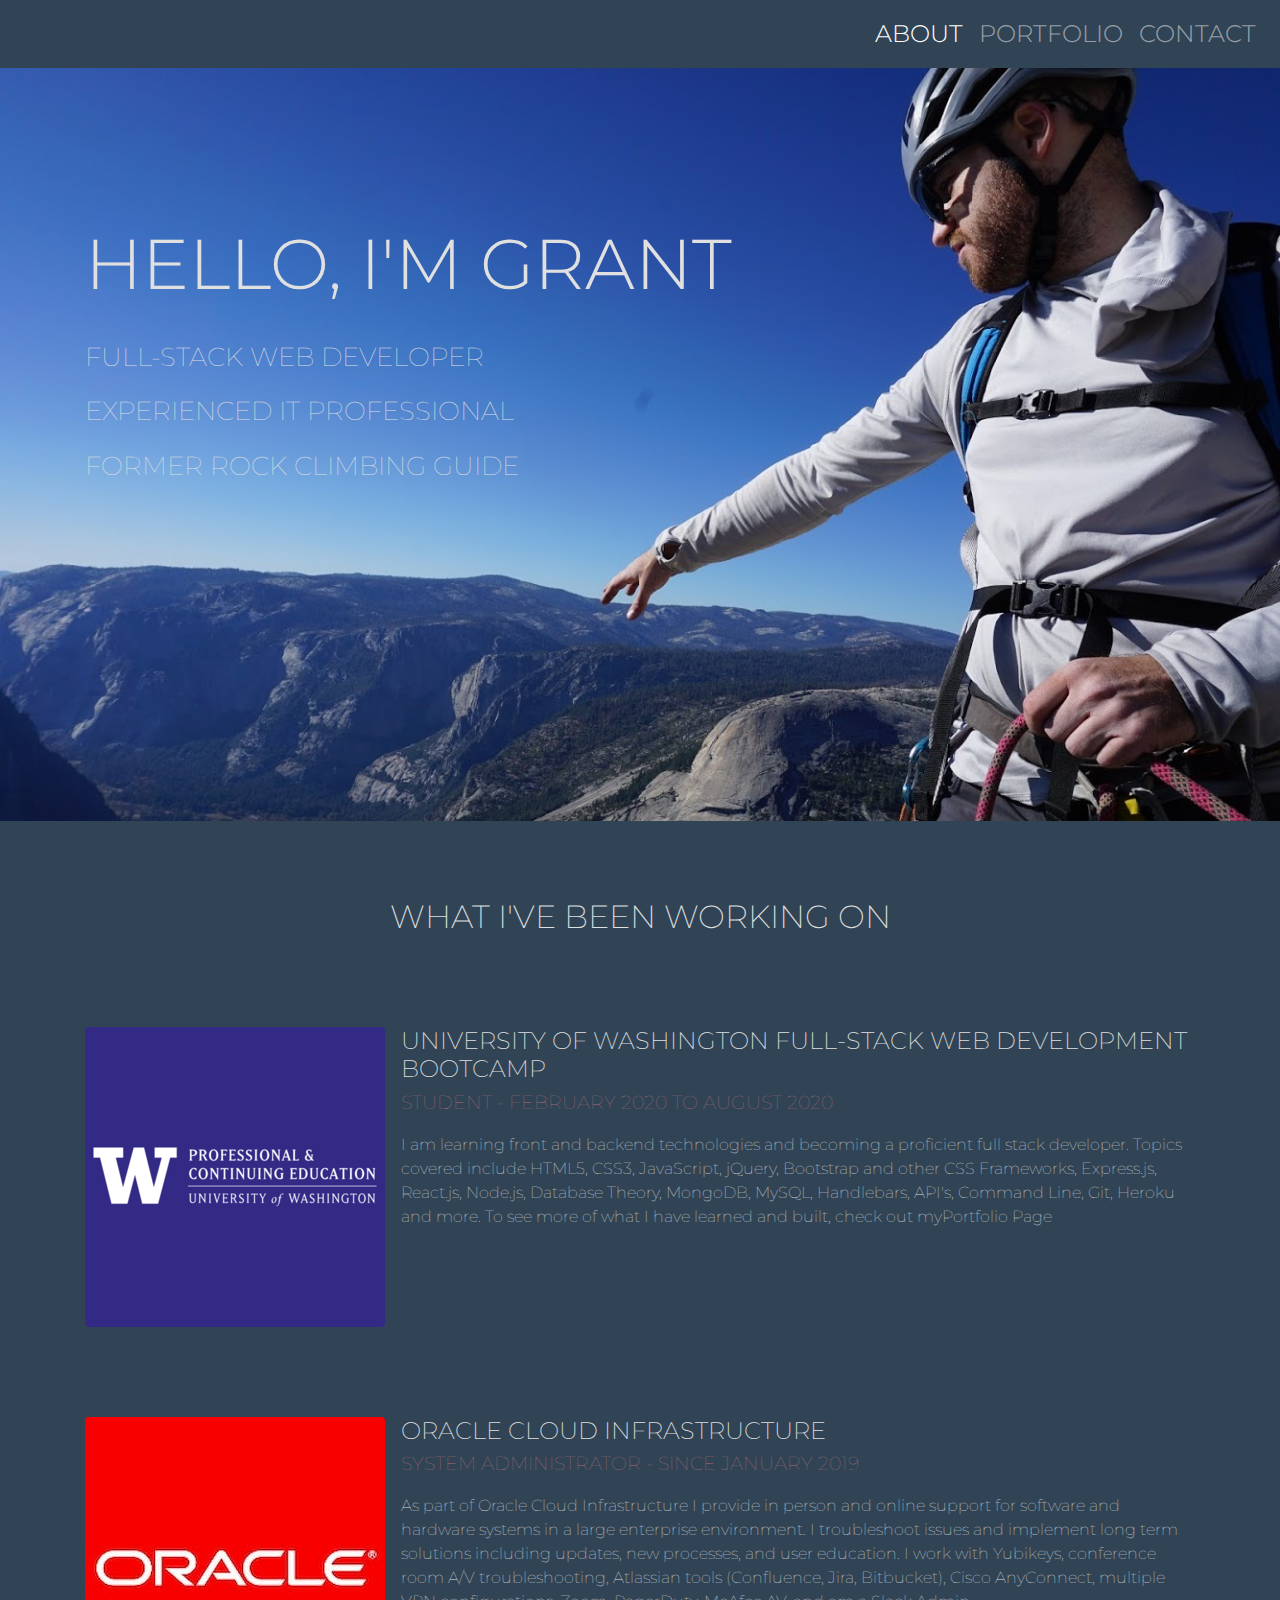
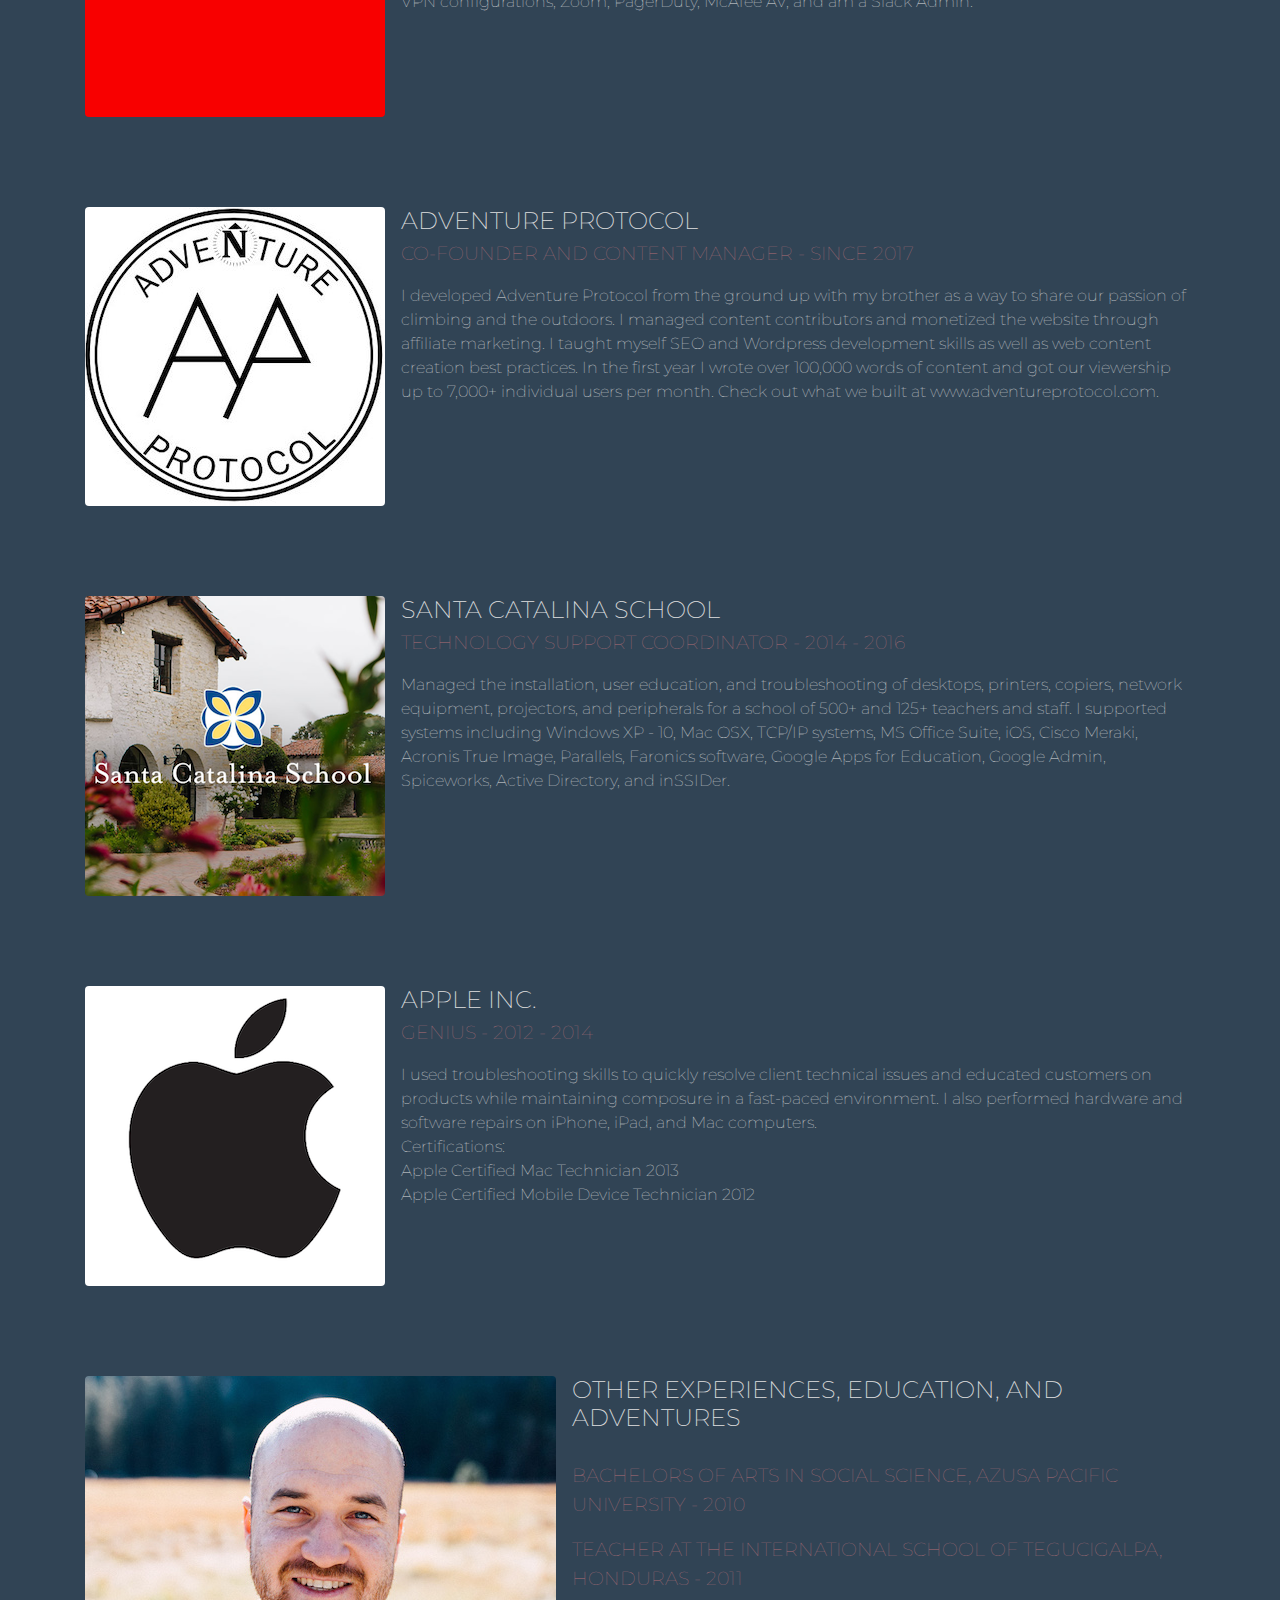
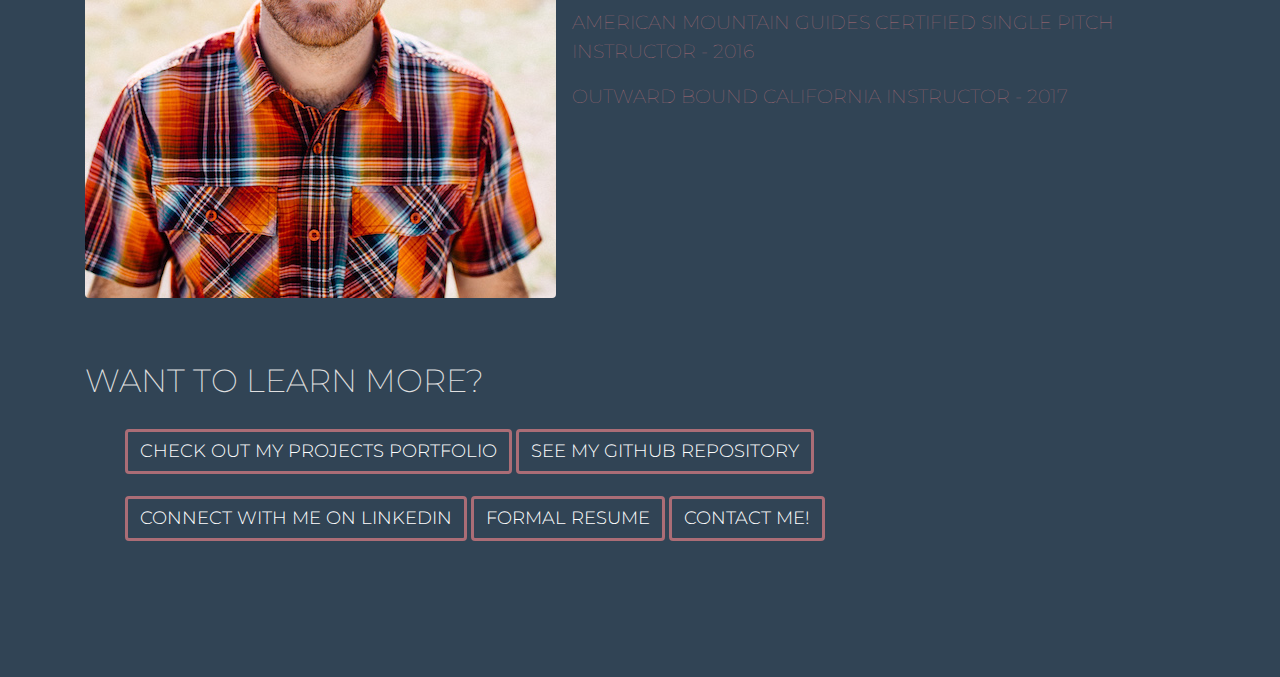
<file: index.html>
<!DOCTYPE html>
<html lang="en">
<head>
    <meta charset="UTF-8">
    <meta name="viewport" content="width=device-width, initial-scale=1.0">
    <title>Grant Smith About</title>
    <link rel="stylesheet" href="https://stackpath.bootstrapcdn.com/bootstrap/4.4.1/css/bootstrap.min.css" 
    integrity="sha384-Vkoo8x4CGsO3+Hhxv8T/Q5PaXtkKtu6ug5TOeNV6gBiFeWPGFN9MuhOf23Q9Ifjh" 
    crossorigin="anonymous">
    <link rel="stylesheet" href="assets/css/style.css">
    <link rel="stylesheet" href="https://use.fontawesome.com/releases/v5.13.0/css/all.css" integrity="sha384-Bfad6CLCknfcloXFOyFnlgtENryhrpZCe29RTifKEixXQZ38WheV+i/6YWSzkz3V" crossorigin="anonymous">
    <link href="https://fonts.googleapis.com/css?family=Lora:400,700|Montserrat:300" rel="stylesheet"><body>
    <link rel="stylesheet" href="https://cdnjs.cloudflare.com/ajax/libs/animate.css/4.0.0/animate.min.css"/>

</head>
<body>

    <!-- Navigation Bar -->
    <nav class="navbar navbar-expand-lg navbar-dark" style="background: transparent">
        <button class="navbar-toggler" type="button" data-toggle="collapse" data-target="#navbarNav" aria-controls="navbarNav" aria-expanded="false" aria-label="Toggle navigation">
          <span class="navbar-toggler-icon"></span>
        </button>
          <div class="collapse navbar-collapse" id="navbarNav">
          <ul class="navbar-nav ml-auto">
            <li class="nav-item active gns-nav-align">
              <a class="nav-link" href="index.html">About<span class="sr-only">(current)</span></a>
            </li>
            <li class="nav-item gns-nav-align">
              <a class="nav-link" href="portfolio.html">Portfolio</a>
            </li>
            <li class="nav-item gns-nav-align">
              <a class="nav-link" href="contact.html">Contact</a>
            </li>
          </ul>
        </div>
      </nav>
      <!-- End Navigation Bar -->

    <!-- BEGINNING OF JUMBOTRON -->
      <div class="jumbotron jumbotron-fluid animate__animated animate__fadeInRight" style='background-image: url("assets/images/guide-photo.JPG");' >
        <div class="container">
          <h1 class="display-4 main-title animate__animated animate__fadeInLeft">Hello, I'm Grant</h1>
          <br>
          <p class="lead jumbotron-sub-title animate__animated animate__fadeInLeft"><i class="fas fa-chevron-circle-right"></i> Full-stack web developer</p>
          <p class="lead jumbotron-sub-title animate__animated animate__fadeInLeft"><i class="fas fa-chevron-circle-right"></i> Experienced IT professional</p>
          <p class="lead jumbotron-sub-title animate__animated animate__fadeInLeft"><i class="fas fa-chevron-circle-right"></i> Former rock climbing guide</p>
        </div>
      </div>
      <!-- END OF JUMBOTRON -->

      <!-- BEGINNING OF MAIN CONTENT -->
      <div class="container">
        <div class="row">
          <div class="col-12">
        <h1 class="resume-header"><i class="fas fa-chevron-right resume-arrow"></i>     What I've been working on     <i class="fas fa-chevron-left resume-arrow"></i></i></h1>
        <ul class="list-unstyled">
          <li class="media resume-block">
            <img src="assets/images/uwash.png" class="align-self-start mr-3 rounded" alt="...">
            <div class="media-body resume-body">
              <h5 class="mt-0 mb-1 resume-title">University of Washington Full-Stack Web Development Bootcamp</h5>
              <p class="resume-subtitle">Student - February 2020 to August 2020</p>
              <p class="resume-text-body">I am learning front and backend technologies and becoming a proficient full stack developer. Topics 
                covered include HTML5, CSS3, JavaScript, jQuery, Bootstrap and other CSS Frameworks, Express.js, React.js, Node.js, Database Theory, 
                MongoDB, MySQL, Handlebars, API's, Command Line, Git, Heroku and more. To see more of what I have learned and built, check out my<a href="portfolio.html">Portfolio Page</a></p>
            </div>
          </li>
          <li class="media resume-block">
            <img src="assets/images/oracle.jpg" class="align-self-start mr-3 rounded" alt="...">
            <div class="media-body resume-body">
              <h5 class="mt-0 mb-1 resume-title">Oracle Cloud Infrastructure</h5>
              <p class="resume-subtitle">System Administrator - since January 2019</p>
              <p class="resume-text-body">As part of Oracle Cloud Infrastructure I provide in person and online support for software and hardware systems in a large enterprise
                environment. I troubleshoot issues and implement long term solutions including updates, new processes,
                and user education. I work with Yubikeys, conference room A/V troubleshooting, Atlassian
                tools (Confluence, Jira, Bitbucket), Cisco AnyConnect, multiple VPN configurations, Zoom, PagerDuty, McAfee AV, and am a Slack Admin.</p>
            </div>
          </li>
          <li class="media resume-block">
            <img src="assets/images/AdventureProtocolLogo.jpg" class="align-self-start mr-3 rounded" alt="...">
            <div class="media-body resume-body">
              <h5 class="mt-0 mb-1 resume-title">Adventure Protocol</h5>
              <p class="resume-subtitle">Co-founder and Content Manager - since 2017</p>
              <p class="resume-text-body">I developed Adventure Protocol from the ground up with my brother as a way to share our passion of climbing and the outdoors. I managed content contributors and monetized
                the website through affiliate marketing. I taught myself SEO and Wordpress development skills as well as web content creation best practices. In the first year I wrote over 100,000 words of content 
                and got our viewership up to 7,000+ individual users per month. Check out what we built at <a href="http://www.adventureprotocol.com/">www.adventureprotocol.com.</a></p>
            </div>
          </li>
          <li class="media resume-block">
            <img src="assets/images/santacatalina.png" class="align-self-start mr-3 rounded" alt="...">
            <div class="media-body resume-body">
              <h5 class="mt-0 mb-1 resume-title">Santa Catalina School</h5>
              <p class="resume-subtitle">Technology Support Coordinator - 2014 - 2016</p>
              <p class="resume-text-body">Managed the installation, user education, and troubleshooting of desktops, printers, copiers,
                network equipment, projectors, and peripherals for a school of 500+ and 125+ teachers and staff. I supported systems including Windows XP - 10, Mac OSX, TCP/IP systems, MS Office
                Suite, iOS, Cisco Meraki, Acronis True Image, Parallels, Faronics software, Google Apps for Education, Google Admin, Spiceworks, Active Directory, and inSSIDer.</p>
            </div>
          </li>
          <li class="media resume-block">
            <img src="assets/images/applelogo.png" class="align-self-start mr-3 rounded" alt="...">
            <div class="media-body resume-body">
              <h5 class="mt-0 mb-1 resume-title">Apple Inc.</h5>
              <p class="resume-subtitle">Genius - 2012 - 2014</p>
              <p class="resume-text-body">I used troubleshooting skills to quickly resolve client technical issues and educated
                customers on products while maintaining composure in a fast-paced environment. I also performed hardware and software repairs on iPhone, iPad, and Mac computers.
                <br>
                Certifications:
                <br>
                Apple Certified Mac Technician 2013
                <br>
                Apple Certified Mobile Device Technician 2012
            </div>
          </li>
          <li class="media resume-block">
            <img src="assets/images/profile_img.JPG" class="align-self-start mr-3 rounded" alt="...">
            <div class="media-body resume-body">
              <h5 class="mt-0 mb-1 resume-title">Other Experiences, Education, and Adventures</h5>
              <br>
              <p class="resume-subtitle"><i class="fas fa-chevron-circle-right"></i>   Bachelors of Arts in Social Science, Azusa Pacific University - 2010</p>    
              <p class="resume-subtitle"><i class="fas fa-chevron-circle-right"></i>   Teacher at the International School of Tegucigalpa, Honduras - 2011</p>
              <p class="resume-subtitle"><i class="fas fa-chevron-circle-right"></i>   American Mountain Guides Certified Single Pitch Instructor - 2016</p>
              <p class="resume-subtitle"><i class="fas fa-chevron-circle-right"></i>   Outward Bound California Instructor - 2017</p>                                            
            </div>
          </li>
        </ul>
        <br>
        <br>
        <div>
          <h2>Want to learn more?</h2>
          <ul class="contacts">
            <li><a href="portfolio.html" class="btn btn-secondary contact-btn"><i class="fas fa-chevron-circle-right"></i>   Check out my Projects Portfolio</a> <a href="https://github.com/grantnsmith" target="_blank" class="btn btn-secondary contact-btn"><i class="fab fa-github-square"></i>   See my GitHub Repository</a></li> 
            <li><a href="https://www.linkedin.com/in/grantnsmith/" target="_blank" class="btn btn-secondary contact-btn"><i class="fab fa-linkedin"></i>   Connect with me on LinkedIn</a> <a href="assets/Resume_Grant_Smith (4_2020).pdf" target="_blank" class="btn btn-secondary contact-btn"><i class="far fa-file-alt"></i>   Formal Resume</a> <a href="contact.html" class="btn btn-secondary contact-btn"><i class="far fa-envelope"></i>   Contact Me!</a></li>
          </ul>
      </div>
    </div>
  </div>
</div>
<br>
<br>
<br>
<br>
<br>
   

    <!-- END OF MAIN CONTENT -->

          <script src="https://code.jquery.com/jquery-3.4.1.slim.min.js" integrity="sha384-J6qa4849blE2+poT4WnyKhv5vZF5SrPo0iEjwBvKU7imGFAV0wwj1yYfoRSJoZ+n" crossorigin="anonymous"></script>
          <script src="https://stackpath.bootstrapcdn.com/bootstrap/4.4.1/js/bootstrap.min.js" integrity="sha384-wfSDF2E50Y2D1uUdj0O3uMBJnjuUD4Ih7YwaYd1iqfktj0Uod8GCExl3Og8ifwB6" crossorigin="anonymous"></script>
</body>
</html>
</file>
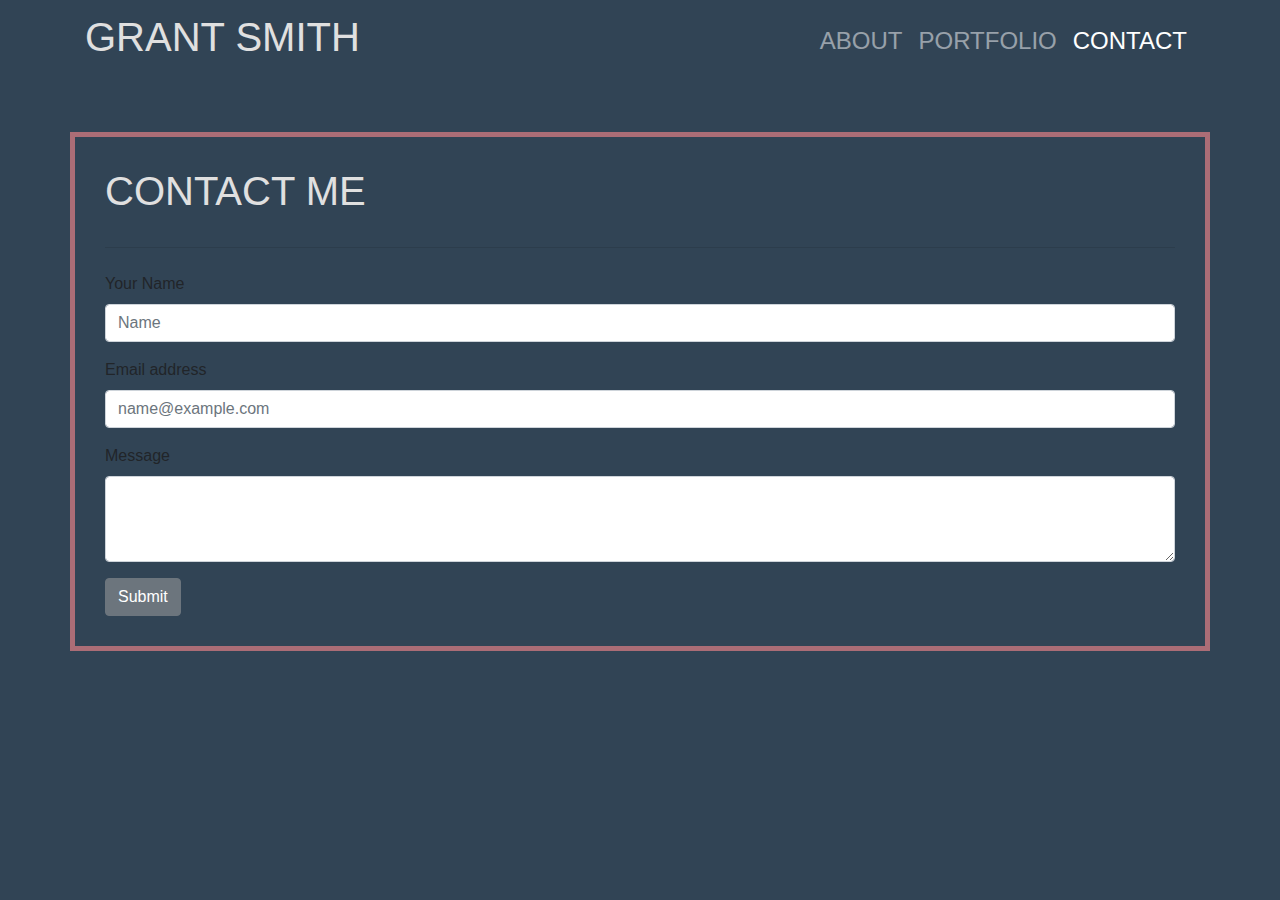
<file: contact.html>
<!DOCTYPE html>
<html lang="en">
<head>
    <meta charset="UTF-8">
    <meta name="viewport" content="width=device-width, initial-scale=1.0">
    <title>Contact Me</title>
    <link rel="stylesheet" href="https://stackpath.bootstrapcdn.com/bootstrap/4.4.1/css/bootstrap.min.css" 
    integrity="sha384-Vkoo8x4CGsO3+Hhxv8T/Q5PaXtkKtu6ug5TOeNV6gBiFeWPGFN9MuhOf23Q9Ifjh" 
    crossorigin="anonymous">
    <link rel="stylesheet" href="assets/css/style.css">

</head>
<body>
      <!-- Navigation Bar -->
      <nav class="navbar navbar-expand-lg navbar-dark" style="background-color: #314455;">
        <div class="container">
        <a class="navbar-brand" href="index.html">
            <h1 class="nav-h1">Grant Smith</h1>
        </a>
        <button class="navbar-toggler" type="button" data-toggle="collapse" data-target="#navbarNav" aria-controls="navbarNav" aria-expanded="false" aria-label="Toggle navigation">
          <span class="navbar-toggler-icon"></span>
        </button>
        <div class="collapse navbar-collapse" id="navbarNav">
          <ul class="navbar-nav ml-auto">
            <li class="nav-item">
              <a class="nav-link" href="index.html">About</a>
            </li>
            <li class="nav-item">
              <a class="nav-link" href="portfolio.html">Portfolio</a>
            </li>
            <li class="nav-item active">
              <a class="nav-link" href="contact.html">Contact<span class="sr-only">(current)</span></a>
            </li>
          </ul>
        </div>
      </div>
      </nav>
      <!-- End Navigation Bar -->

      <!-- Beginning Form -->
      <div class="container main-body-container">
          <div class="row">
              <div class="col-12">
                  <h1>Contact Me</h1>
              </div>
          </div>
          <hr class="my-4">
          <div class="row">
              <div class="col-12">
                <form>
                    <div class="form-group">
                      <label>Your Name</label>
                      <input type="text" class="form-control" placeholder="Name">
                    </div>
                    <div class="form-group">
                        <label for="exampleFormControlInput1">Email address</label>
                        <input type="email" class="form-control" id="exampleFormControlInput1" placeholder="name@example.com">
                    </div>
                    <div class="form-group">
                        <label for="exampleFormControlTextarea1">Message</label>
                        <textarea class="form-control" id="exampleFormControlTextarea1" rows="3"></textarea>
                      </div>
                    <button type="submit" class="btn btn-secondary">Submit</button>
                  </form>
              </div>
          </div>
      </div>
     <!-- End Contact Me Form -->

     <!-- Begin Footer -->
     <nav class="navbar fixed-bottom navbar-dark" style="background-color: #314455;">
      <a class="navbar-brand" href="#"></a>
    </nav>
    <!-- End footer -->

    <script src="https://code.jquery.com/jquery-3.4.1.slim.min.js" integrity="sha384-J6qa4849blE2+poT4WnyKhv5vZF5SrPo0iEjwBvKU7imGFAV0wwj1yYfoRSJoZ+n" crossorigin="anonymous"></script>
    <script src="https://cdn.jsdelivr.net/npm/popper.js@1.16.0/dist/umd/popper.min.js" integrity="sha384-Q6E9RHvbIyZFJoft+2mJbHaEWldlvI9IOYy5n3zV9zzTtmI3UksdQRVvoxMfooAo" crossorigin="anonymous"></script>
    <script src="https://stackpath.bootstrapcdn.com/bootstrap/4.4.1/js/bootstrap.min.js" integrity="sha384-wfSDF2E50Y2D1uUdj0O3uMBJnjuUD4Ih7YwaYd1iqfktj0Uod8GCExl3Og8ifwB6" crossorigin="anonymous"></script>
</body>
</html>
</file>
<file: assets/css/style.css>
a {
    color: #e0e0e0;
}

.jumbotron {
    background-image: images("assets/images/guide-photo.JPG") no-repeat center center;
    background-size: cover;
    height: 100%;
    padding-top: 12%;
    padding-bottom: 25%;
}

.alignleft {
    text-align: left;
}

.main-title {
    font-size: 5.5vw;
    color: #e0e0e0;
}

.resume-header {
    margin-top: 5vh ;
    font-size: xx-large;
    margin-bottom: 5vh;
    text-align: center;
}

.resume-arrow {
    color: #ab6d76;
}

.resume-block {
    margin-top: 10vh;
}

.resume-title {
    font-size: x-large;
}

.resume-subtitle {
    color: #ab6d76;
    font-size: larger;
    font-family: 'Montserrat', sans-serif;
    font-weight: 100;
    text-transform: uppercase;
}

.resume-text-body {
    color: #e0e0e0;
    font-family: 'Montserrat', sans-serif;
    font-weight: 100;
}

.portfolio-title {
    margin-left: 1vh;
    font-size: 7vw;
    color: #e0e0e0;
}

.contacts-title {
    font-size: 8vw;
    color: #e0e0e0;
}

.portfolio-sub-title {
    margin-left: 2vh;
    font-size: 2vw;
    color: #ab6d76;
    font-family: 'Montserrat', sans-serif;
    font-weight: 100;
    text-transform: uppercase;
}

.jumbotron-sub-title {
    font-size: 2vw;
    color: #e0e0e0;
    font-family: 'Montserrat', sans-serif;
    font-weight: 100;
    text-transform: uppercase;
}

.main-content {
    margin-top: 5vh;
    max-width: 45%;
    font-size: 30px;
    color: #e0e0e0;
}

.intro-paragraph {
    margin-left: 2vh;

}

.climbing-paragraph {
    text-align: right;
    margin-left: 50%;
}

.webdev-paragraph {
    text-align: center;
    margin: auto;
    margin-top: 5vh;
    max-width: 70%;
    font-size: 30px;
    color: #e0e0e0;
}

#profile-photo {
    margin-top: 5vh;
    margin-left: 2vh;
}

#guide-photo {
    margin-top: 5vh;
    text-align: center;
}

#arrow-icon {
    color: #ab6d76;
    margin-left: 40%;
}

#down-arrow-icon {
    color: #ab6d76;
    margin-left: 45%;
    margin-top: 5vh;
}

.main-body-container {
    padding: 30px;
    background-color: #314455;
    border: solid #ab6d76;
    margin-top: 50px;
    border-width: thick;
}

body {
    background-color: #314455;
    font-family: 'Montserrat', sans-serif;
}

h1, h2, h3, h4, h5, h6 {
    font-family: 'Montserrat', sans-serif;
    font-weight: 200;
    text-transform: uppercase;
    color: #e0e0e0
    
}

.nav-link {
    font-family: 'Montserrat', sans-serif;
    font-weight: 300;
    text-transform: uppercase;
    font-size: x-large
}

/* Portfolio page card text */
.card-text {
    position: absolute;
    bottom: 5px;
    color: #ffffff;
    padding: 5px;
    background-color: #e27d60;
}

/* Contact page Submit button + Portfolio page buttons */
/* .btn-secondary {
    background-color: #314455;
    border: solid #ab6d76;
    
} */

.portfolio-div {
    margin: auto;
}

/* Portfolio Buttons */

.portfolio-btn {
    font-family: 'Montserrat', sans-serif;
    font-weight: 300;
    font-size: x-large;
    text-transform: uppercase;
    position: absolute;
    left: 0;
    right: 0;
    margin: auto;
    bottom: 0%;
    padding: 10px;
    background-color: #314455;
    border-top: solid #ab6d76;
    border-radius: 0;
}

.contact-btn {
    margin-top: 2%;
    font-family: 'Montserrat', sans-serif;
    font-weight: 300;
    font-size: large;
    text-transform: uppercase;
    background-color: #314455;
    border: solid #ab6d76;
}

.contacts {
    list-style-type: none;
}

.card {
    margin-top: 30px;
    border: solid #ab6d76;
}

.gns-nav-align {
    text-align: right;
}

.collapse-card {
    background-color: #314455;
    color: #e0e0e0;
    font-family: 'Montserrat', sans-serif;
    text-transform: uppercase;
    font-weight: 300;
    font-size: large;
    
}

.collapse-card a {
    text-decoration: underline;
}

@media screen and (max-width: 767px) {

.main-title {
    font-size: 24vw;

    }
.main-content, .webdev-paragraph {
    max-width: 100%;
}
.climbing-paragraph {
    margin: auto;
}

.contact-btn {
    font-size: medium;
}
 
}
</file>
